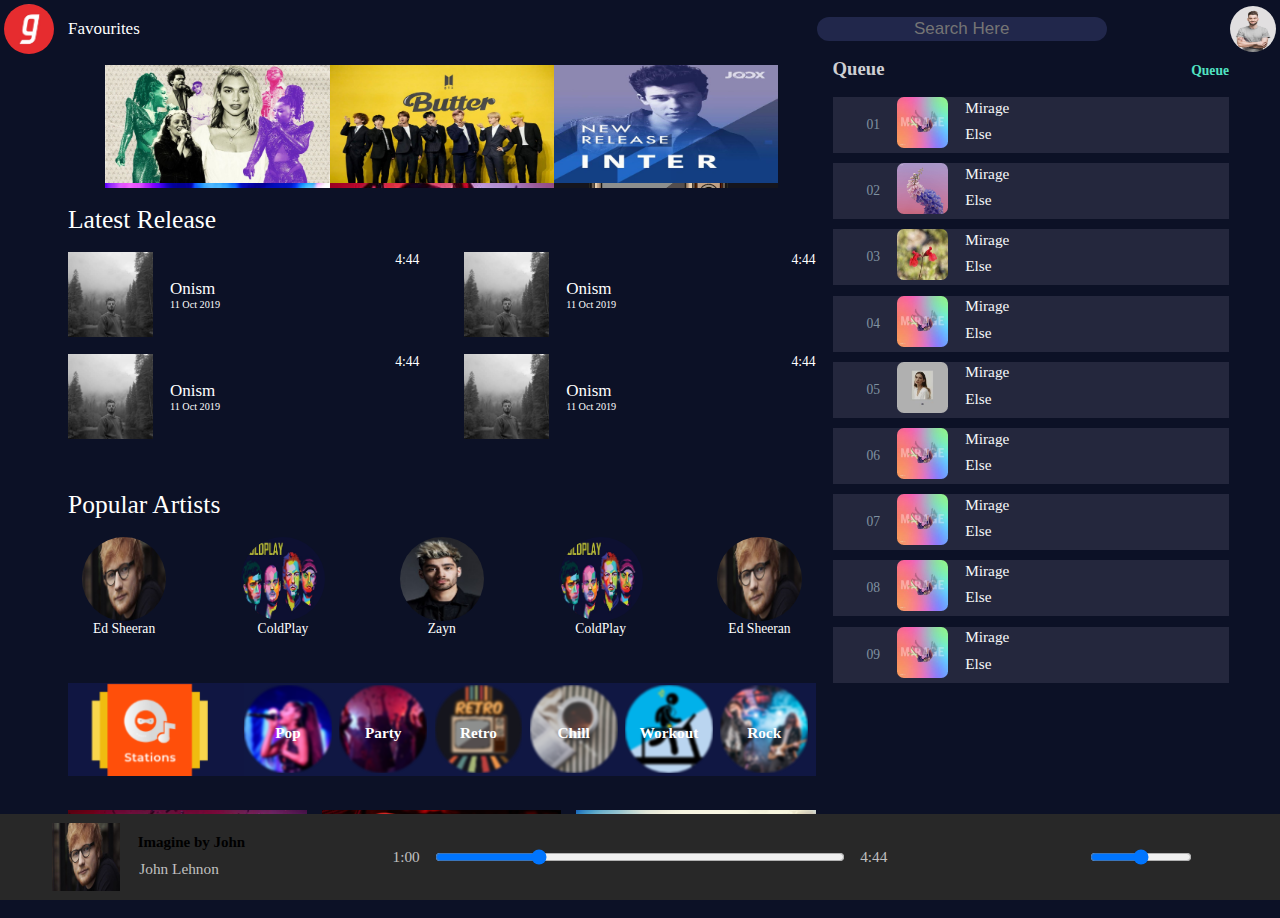
<file: index.html>
<!DOCTYPE html>
<html lang="en">
  <head>
    <meta charset="utf-8" />
    <meta name="viewport" content="width=device-width, initial-scale=1" />

    <link
      rel="stylesheet"
      type="text/css"
      href="https://use.fontawesome.com/releases/v5.7.1/css/all.css"
      integrity="sha384-fnmOCqbTlWIlj8LyTjo7mOUStjsKC4pOpQbqyi7RrhN7udi9RwhKkMHpvLbHG9Sr"
      crossorigin="anonymous"
    />

    <link rel="stylesheet" type="text/css" href="./assets/css/style.css" />
    <title>Music Player</title>
  </head>

  <body>
    <div id="bg-main-container">
      <!-- main header navigation -->
      <nav id="top-header-container">
        <div id="logo">
          <img src="./assets/images/logoImage.jpg" alt="logo_image" />
          <p>Favourites</p>
        </div>
        <div class="search-profile-container">
          <div class="search-box">
            <input type="text" placeholder="Search Here" />
            <i class="fas fa-search"></i>
          </div>
          <i class="fas fa-bell bell"></i>
          <img class="profile-photo" src="./assets/images/me.jpg" alt="my-photo" />
        </div>
      </nav>

      <!-- main section -->
      <div class="responsiveness">
        <main>
          <!-- crousel images -->
          <div class="crousel-image-container">
            <div class="img-container img1">
              <img src="./assets/songs/img1.jpg" />
            </div>

            <div class="img-container img2">
              <img src="./assets/songs/img2.jpg" />
            </div>

            <div class="img-container img3">
              <img src="./assets/songs/img3.jpg" />
            </div>
          </div>

          <!-- queue-1 section-->
          <div class="queue-container" id="queue-1">
            <div class="queue-header">
              <p>Queue</p>
              <div class="queue-btn-container">
                <label for="checkbox-1"
                  >Queue
                  <span><i class="fas fa-angle-down"></i></span>
                </label>
                <input type="checkbox" id="checkbox-1" />
                <div class="queue-btn-dropdown">
                  <a href="">Playlists</a>
                  <hr />
                  <a href="">Favourite Songs</a>
                </div>
              </div>
            </div>

            <!-- 1. -->
            <div class="queue-elements-container">
              <div class="queue-element">
                <div class="song-image-container">
                  <p class="queue-number">01</p>
                  <div class="song-img-container">
                    <img
                      class="queue-song-img"
                      src="./assets/songs/queue-01.jpg"
                      alt=""
                    />
                    <i class="fas play-btn fa-play"></i>
                  </div>
                  <div class="song-and-artist-container">
                    <p class="queue-song-name">Mirage</p>
                    <p class="queue-artist-name">Else</p>
                  </div>
                </div>
                <i class="far wishlist-icon fa-heart"></i>
              </div>
              <!-- 2. -->
              <div class="queue-element">
                <div class="song-image-container">
                  <p class="queue-number">02</p>
                  <div class="song-img-container">
                    <img
                      class="queue-song-img"
                      src="./assets/songs/queue-04.jpg"
                      alt=""
                    />
                    <i class="fas play-btn fa-play"></i>
                  </div>
                  <div class="song-and-artist-container">
                    <p class="queue-song-name">Mirage</p>
                    <p class="queue-artist-name">Else</p>
                  </div>
                </div>
                <i class="far wishlist-icon fa-heart"></i>
              </div>
              <!-- 3. -->
              <div class="queue-element">
                <div class="song-image-container">
                  <p class="queue-number">03</p>
                  <div class="song-img-container">
                    <img
                      class="queue-song-img"
                      src="./assets/songs/queue-01.jpg"
                      alt=""
                    />
                    <i class="fas play-btn fa-play"></i>
                  </div>
                  <div class="song-and-artist-container">
                    <p class="queue-song-name">Mirage</p>
                    <p class="queue-artist-name">Else</p>
                  </div>
                </div>
                <i class="far wishlist-icon fa-heart"></i>
              </div>
              <!-- 4. -->
              <div class="queue-element">
                <div class="song-image-container">
                  <p class="queue-number">04</p>
                  <div class="song-img-container">
                    <img
                      class="queue-song-img"
                      src="./assets/songs/queue-04.jpg"
                      alt=""
                    />
                    <i class="fas play-btn fa-play"></i>
                  </div>
                  <div class="song-and-artist-container">
                    <p class="queue-song-name">Mirage</p>
                    <p class="queue-artist-name">Else</p>
                  </div>
                </div>
                <i class="far wishlist-icon fa-heart"></i>
              </div>
              <!-- 5. -->
              <div class="queue-element">
                <div class="song-image-container">
                  <p class="queue-number">05</p>
                  <div class="song-img-container">
                    <img
                      class="queue-song-img"
                      src="./assets/songs/queue-01.jpg"
                      alt=""
                    />
                    <i class="fas play-btn fa-play"></i>
                  </div>
                  <div class="song-and-artist-container">
                    <p class="queue-song-name">Mirage</p>
                    <p class="queue-artist-name">Else</p>
                  </div>
                </div>
                <i class="far wishlist-icon fa-heart"></i>
              </div>
              <!-- 6 -->
              <div class="queue-element">
                <div class="song-image-container">
                  <p class="queue-number">06</p>
                  <div class="song-img-container">
                    <img
                      class="queue-song-img"
                      src="./assets/songs/queue-02.jpg"
                      alt=""
                    />
                    <i class="fas play-btn fa-play"></i>
                  </div>
                  <div class="song-and-artist-container">
                    <p class="queue-song-name">Mirage</p>
                    <p class="queue-artist-name">Else</p>
                  </div>
                </div>
                <i class="far wishlist-icon fa-heart"></i>
              </div>

              <!-- 7 -->
              <div class="queue-element">
                <div class="song-image-container">
                  <p class="queue-number">07</p>
                  <div class="song-img-container">
                    <img
                      class="queue-song-img"
                      src="./assets/songs/queue-02.jpg"
                      alt=""
                    />
                    <i class="fas play-btn fa-play"></i>
                  </div>
                  <div class="song-and-artist-container">
                    <p class="queue-song-name">Mirage</p>
                    <p class="queue-artist-name">Else</p>
                  </div>
                </div>
                <i class="far wishlist-icon fa-heart"></i>
              </div>

              <!-- 8 -->
              <div class="queue-element">
                <div class="song-image-container">
                  <p class="queue-number">08</p>
                  <div class="song-img-container">
                    <img
                      class="queue-song-img"
                      src="./assets/songs/queue-02.jpg"
                      alt=""
                    />
                    <i class="fas play-btn fa-play"></i>
                  </div>
                  <div class="song-and-artist-container">
                    <p class="queue-song-name">Mirage</p>
                    <p class="queue-artist-name">Else</p>
                  </div>
                </div>
                <i class="far wishlist-icon fa-heart"></i>
              </div>
            </div>
          </div>


          <!-- latest release -->
          <div class="latest-release-container">
            <div class="common-section-header">
              <p>Latest Release</p>
            </div>
            <!-- container1 -->
            <div class="latest-release-card-container">
              <!-- card1 -->
              <div class="card">
                <div class="song-name-image-container">
                  <div class="image-container"></div>
                  <div class="name-container">
                    <p class="song-name">Onism</p>
                    <p class="date">11 Oct 2019</p>
                  </div>
                </div>
                <div class="latest-release-dropdown-container">
                  <label for="latest-release-checkbox-1"
                    ><i class="fas more-details fa-ellipsis-h"></i
                  ></label>
                  <input type="checkbox" id="latest-release-checkbox-1" />
                  <div class="latest-release-dropdown">
                    <div class="links-container">
                      <i class="fas fa-play"></i>
                      <a href="">Play Now</a>
                    </div>

                    <hr />

                    <div class="links-container">
                      <i class="fas fa-plus"></i>
                      <a href="">Add To Queue</a>
                    </div>

                    <hr />

                    <div class="links-container">
                      <i class="fas fa-bars"></i>
                      <a href="">Add To Favourites</a>
                    </div>

                    <hr />

                    <div class="links-container">
                      <i class="fas fa-exclamation-circle"></i>
                      <a href=""><span></span>Get Info</a>
                    </div>
                  </div>

                  <p class="time">4:44</p>
                </div>
              </div>
              <!-- card2 -->
              <div class="card">
                <div class="song-name-image-container">
                  <div class="image-container"></div>
                  <div class="name-container">
                    <p class="song-name">Onism</p>
                    <p class="date">11 Oct 2019</p>
                  </div>
                </div>
                <div class="latest-release-dropdown-container">
                  <label for="latest-release-checkbox-2"
                    ><i class="fas more-details fa-ellipsis-h"></i
                  ></label>
                  <input type="checkbox" id="latest-release-checkbox-2" />
                  <div class="latest-release-dropdown">
                    <div class="links-container">
                      <i class="fas fa-play"></i>
                      <a href="">Play Now</a>
                    </div>

                    <hr />

                    <div class="links-container">
                      <i class="fas fa-plus"></i>
                      <a href="">Add To Queue</a>
                    </div>

                    <hr />

                    <div class="links-container">
                      <i class="fas fa-bars"></i>
                      <a href="">Add To Favourites</a>
                    </div>

                    <hr />

                    <div class="links-container">
                      <i class="fas fa-exclamation-circle"></i>
                      <a href=""><span></span>Get Info</a>
                    </div>
                  </div>
                  <p class="time">4:44</p>
                </div>
              </div>
            </div>
            <!-- container2 -->
            <div class="latest-release-card-container">
              <!-- card1 -->
              <div class="card">
                <div class="song-name-image-container">
                  <div class="image-container"></div>
                  <div class="name-container">
                    <p class="song-name">Onism</p>
                    <p class="date">11 Oct 2019</p>
                  </div>
                </div>
                <div class="latest-release-dropdown-container">
                  <label for="latest-release-checkbox-3"
                    ><i class="fas more-details fa-ellipsis-h"></i
                  ></label>
                  <input type="checkbox" id="latest-release-checkbox-3" />
                  <div class="latest-release-dropdown">
                    <div class="links-container">
                      <i class="fas fa-play"></i>
                      <a href="">Play Now</a>
                    </div>

                    <hr />

                    <div class="links-container">
                      <i class="fas fa-plus"></i>
                      <a href="">Add To Queue</a>
                    </div>

                    <hr />

                    <div class="links-container">
                      <i class="fas fa-bars"></i>
                      <a href="">Add To Favourites</a>
                    </div>

                    <hr />

                    <div class="links-container">
                      <i class="fas fa-exclamation-circle"></i>
                      <a href=""><span></span>Get Info</a>
                    </div>
                  </div>
                  <p class="time">4:44</p>
                </div>
              </div>
              <!-- card2 -->
              <div class="card">
                <div class="song-name-image-container">
                  <div class="image-container"></div>
                  <div class="name-container">
                    <p class="song-name">Onism</p>
                    <p class="date">11 Oct 2019</p>
                  </div>
                </div>
                <div class="latest-release-dropdown-container">
                  <label for="latest-release-checkbox-4"
                    ><i class="fas more-details fa-ellipsis-h"></i
                  ></label>
                  <input type="checkbox" id="latest-release-checkbox-4" />
                  <div class="latest-release-dropdown">
                    <div class="links-container">
                      <i class="fas fa-play"></i>
                      <a href="">Play Now</a>
                    </div>

                    <hr />

                    <div class="links-container">
                      <i class="fas fa-plus"></i>
                      <a href="">Add To Queue</a>
                    </div>

                    <hr />

                    <div class="links-container">
                      <i class="fas fa-bars"></i>
                      <a href="">Add To Favourites</a>
                    </div>

                    <hr />

                    <div class="links-container">
                      <i class="fas fa-exclamation-circle"></i>
                      <a href=""><span></span>Get Info</a>
                    </div>
                  </div>
                  <p class="time">4:44</p>
                </div>
              </div>
            </div>
          </div>

          <!-- Popular Artists -->
          <div class="popular-artists-container">
            <div class="common-section-header">
              <p>Popular Artists</p>
            </div>

            <!-- popular artists images container -->
            <div class="popular-artist-img-container">
              <div class="popular-artists-1-container">
                <div class="popular-artists-img1-container">
                  <div class="popular-artists">
                    <a href="index2.html"
                      ><i class="fas popular-artists-play-btn fa-play"></i
                    ></a>
                  </div>
                </div>
                <p>Ed Sheeran</p>
              </div>
              <div class="popular-artists-1-container">
                <div class="popular-artists-img1-container">
                  <div class="popular-artists popular-artists-2">
                    <a href="index2.html"
                      ><i class="fas popular-artists-play-btn fa-play"></i
                    ></a>
                  </div>
                </div>

                <p>ColdPlay</p>
              </div>

              <div class="popular-artists-1-container">
                <div class="popular-artists-img1-container">
                  <div class="popular-artists popular-artists-3">
                    <a href="index2.html"
                      ><i class="fas popular-artists-play-btn fa-play"></i
                    ></a>
                  </div>
                </div>

                <p>Zayn</p>
              </div>

              <div class="popular-artists-1-container">
                <div class="popular-artists-img1-container">
                  <div class="popular-artists popular-artists-2">
                    <a href="index2.html"
                      ><i class="fas popular-artists-play-btn fa-play"></i
                    ></a>
                  </div>
                </div>

                <p>ColdPlay</p>
              </div>

              <div class="popular-artists-1-container">
                <div class="popular-artists-img1-container">
                  <div class="popular-artists">
                    <a href="index2.html"
                      ><i class="fas popular-artists-play-btn fa-play"></i
                    ></a>
                  </div>
                </div>
                <p>Ed Sheeran</p>
              </div>
            </div>
          </div>

          <!-- station -->
          <div class="stations-container">
            <div class="station-logo-image-container">
              <img src="./assets/images/stations-img.png" alt="" />
            </div>

            <!-- 1st container -->
            <div class="images-container">
              <div class="image">
                <div class="img-body img1"></div>
              </div>
              <p class="stations-para">Pop</p>
            </div>
            <!--2nd container -->
            <div class="images-container">
              <div class="image">
                <div class="img-body img2"></div>
              </div>
              <p class="stations-para">Party</p>
            </div>
            <!-- 3rd container        -->
            <div class="images-container">
              <div class="image">
                <div class="img-body img3"></div>
              </div>
              <p class="stations-para">Retro</p>
            </div>
            <!-- 4rd container -->
            <div class="images-container">
              <div class="image">
                <div class="img-body img4"></div>
              </div>
              <p class="stations-para">Chill</p>
            </div>
            <!-- 5th container -->
            <div class="images-container">
              <div class="image">
                <div class="img-body img5"></div>
              </div>
              <p class="stations-para">Workout</p>
            </div>
            <!-- 6th container -->
            <div class="images-container">
              <div class="image">
                <div class="img-body img6"></div>
              </div>
              <p class="stations-para">Rock</p>
            </div>
          </div>

          <!-- Genre -->
          <div class="genre-container">
            <!-- img1 -->
            <div class="genre-image-container">
              <div class="genre-img">
                <img src="./assets/images/party.jpg" alt="party" />
              </div>
              <p>Party</p>
            </div>
            <!-- img2 -->
            <div class="genre-image-container">
              <div class="genre-img">
                <img src="./assets/images/electronic.jpg" alt="electronic" />
              </div>
              <p>Electronic</p>
            </div>
            <!-- img3 -->
            <div class="genre-image-container">
              <div class="genre-img">
                <img src="./assets/images/road-trip.jpg" alt="road trip" />
              </div>
              <p>Road Trip</p>
            </div>
          </div>

          <!-- latest english -->
          <div class="latest-english-container">
            <div class="common-section-header">
              <p>Latest English</p>
            </div>
            <div class="all-cards-container">
              <div class="song-container">
                <div class="eng-song-image-container">
                  <img src="./assets/songs/queue-01.jpg" alt="" />
                </div>
                <p class="song-name">Onsim</p>
                <p class="date">Aug 11, 2017</p>
              </div>

              <div class="song-container">
                <div class="eng-song-image-container">
                  <img src="./assets/songs/queue-04.jpg" alt="" />
                </div>
                <p class="song-name">Onsim</p>
                <p class="date">Aug 11, 2017</p>
              </div>

              <div class="song-container">
                <div class="eng-song-image-container">
                  <img src="./assets/songs/queue-03.png" alt="" />
                </div>
                <p class="song-name">Onsim</p>
                <p class="date">Aug 11, 2017</p>
              </div>

              <div class="song-container">
                <div class="eng-song-image-container">
                  <img src="./assets/songs/queue-04.jpg" alt="" />
                </div>
                <p class="song-name">Onsim</p>
                <p class="date">Aug 11, 2017</p>
              </div>

              <div class="song-container">
                <div class="eng-song-image-container">
                  <img src="./assets/songs/queue-03.png" alt="" />
                </div>
                <p class="song-name">Onsim</p>
                <p class="date">Aug 11, 2017</p>
              </div>

              <div class="song-container">
                <div class="eng-song-image-container">
                  <img src="./assets/songs/queue-04.jpg" alt="" />
                </div>
                <p class="song-name">Onsim</p>
                <p class="date">Aug 11, 2017</p>
              </div>
            </div>
          </div>

          <!-- latest english -->
          <div class="latest-english-container">
            <div class="common-section-header">
              <p>Latest English</p>
            </div>
            <div class="all-cards-container">
              <div class="song-container">
                <div class="eng-song-image-container">
                  <img src="./assets/songs/queue-01.jpg" alt="" />
                </div>
                <p class="song-name">Onsim</p>
                <p class="date">Aug 11, 2017</p>
              </div>

              <div class="song-container">
                <div class="eng-song-image-container">
                  <img src="./assets/songs/queue-04.jpg" alt="" />
                </div>
                <p class="song-name">Onsim</p>
                <p class="date">Aug 11, 2017</p>
              </div>

              <div class="song-container">
                <div class="eng-song-image-container">
                  <img src="./assets/songs/queue-03.png" alt="" />
                </div>
                <p class="song-name">Onsim</p>
                <p class="date">Aug 11, 2017</p>
              </div>

              <div class="song-container">
                <div class="eng-song-image-container">
                  <img src="./assets/songs/queue-04.jpg" alt="" />
                </div>
                <p class="song-name">Onsim</p>
                <p class="date">Aug 11, 2017</p>
              </div>

              <div class="song-container">
                <div class="eng-song-image-container">
                  <img src="./assets/songs/queue-03.png" alt="" />
                </div>
                <p class="song-name">Onsim</p>
                <p class="date">Aug 11, 2017</p>
              </div>

              <div class="song-container">
                <div class="eng-song-image-container">
                  <img src="./assets/songs/queue-04.jpg" alt="" />
                </div>
                <p class="song-name">Onsim</p>
                <p class="date">Aug 11, 2017</p>
              </div>
            </div>
          </div>
        </main>


<!-- --------queue-2 side-------- -->
        <div class="queue-container" id="queue-2">
          <div class="queue-header">
            <p>Queue</p>
            <div class="queue-btn-container">
              <!-- here label is acting as a button for dropdown effect -->
              <label for="checkbox-2"
                >Queue <span><i class="fas fa-angle-down"></i></span
              ></label>
              <input type="checkbox" id="checkbox-2" />
              <div class="queue-btn-dropdown">
                <a href="">Playlists</a>
                <hr />
                <a href="">Favourite Songs</a>
              </div>
            </div>
          </div>

        <div class="queue-elements-container">
          <!-- 1 -->
           <div class="queue-element">
              <div class="song-image-container">
                <p class="queue-number">01</p>
                <div class="song-img-container">
                  <img class="queue-song-img" src="./assets/songs/queue-01.jpg" />
                  <i class="fas play-btn fa-play"></i>
                </div>
                <div class="song-and-artist-container">
                  <p class="queue-song-name">Mirage</p>
                  <p class="queue-artist-name">Else</p>
                </div>
              </div>
              <i class="far wishlist-icon fa-heart"></i>
            </div>
            <!-- 2 -->
            <div class="queue-element">
              <div class="song-image-container">
                <p class="queue-number">02</p>
                <div class="song-img-container">
                  <img class="queue-song-img" src="./assets/songs/queue-03.png" />
                  <i class="fas play-btn fa-play"></i>
                </div>
                <div class="song-and-artist-container">
                  <p class="queue-song-name">Mirage</p>
                  <p class="queue-artist-name">Else</p>
                </div>
              </div>
              <i class="far wishlist-icon fa-heart"></i>
            </div>
            <!-- 3 -->
            <div class="queue-element">
              <div class="song-image-container">
                <p class="queue-number">03</p>
                <div class="song-img-container">
                  <img class="queue-song-img" src="./assets/songs/queue-04.jpg" />
                  <i class="fas play-btn fa-play"></i>
                </div>
                <div class="song-and-artist-container">
                  <p class="queue-song-name">Mirage</p>
                  <p class="queue-artist-name">Else</p>
                </div>
              </div>
              <i class="far wishlist-icon fa-heart"></i>
            </div>
            <!-- 4 -->
            <div class="queue-element">
              <div class="song-image-container">
                <p class="queue-number">04</p>
                <div class="song-img-container">
                  <img class="queue-song-img" src="./assets/songs/queue-01.jpg" />
                  <i class="fas play-btn fa-play"></i>
                </div>
                <div class="song-and-artist-container">
                  <p class="queue-song-name">Mirage</p>
                  <p class="queue-artist-name">Else</p>
                </div>
              </div>
              <i class="far wishlist-icon fa-heart"></i>
            </div>
            <!-- 5 -->
            <div class="queue-element">
              <div class="song-image-container">
                <p class="queue-number">05</p>
                <div class="song-img-container">
                  <img class="queue-song-img" src="./assets/songs/queue-02.jpg" />
                  <i class="fas play-btn fa-play"></i>
                </div>
                <div class="song-and-artist-container">
                  <p class="queue-song-name">Mirage</p>
                  <p class="queue-artist-name">Else</p>
                </div>
              </div>
              <i class="far wishlist-icon fa-heart"></i>
            </div>
            <!-- 6 -->
            <div class="queue-element">
              <div class="song-image-container">
                <p class="queue-number">06</p>
                <div class="song-img-container">
                  <img class="queue-song-img" src="./assets/songs/queue-01.jpg" />
                  <i class="fas play-btn fa-play"></i>
                </div>
                <div class="song-and-artist-container">
                  <p class="queue-song-name">Mirage</p>
                  <p class="queue-artist-name">Else</p>
                </div>
              </div>
              <i class="far wishlist-icon fa-heart"></i>
            </div>
            <!-- 7 -->
            <div class="queue-element">
              <div class="song-image-container">
                <p class="queue-number">07</p>
                <div class="song-img-container">
                  <img class="queue-song-img" src="./assets/songs/queue-01.jpg" />
                  <i class="fas play-btn fa-play"></i>
                </div>
                <div class="song-and-artist-container">
                  <p class="queue-song-name">Mirage</p>
                  <p class="queue-artist-name">Else</p>
                </div>
              </div>
              <i class="far wishlist-icon fa-heart"></i>
            </div>
            <!-- 8 -->
            <div class="queue-element">
              <div class="song-image-container">
                <p class="queue-number">08</p>
                <div class="song-img-container">
                  <img class="queue-song-img" src="./assets/songs/queue-01.jpg" />
                  <i class="fas play-btn fa-play"></i>
                </div>
                <div class="song-and-artist-container">
                  <p class="queue-song-name">Mirage</p>
                  <p class="queue-artist-name">Else</p>
                </div>
              </div>
              <i class="far wishlist-icon fa-heart"></i>
            </div>

             <!-- 9 -->
             <div class="queue-element">
              <div class="song-image-container">
                <p class="queue-number">09</p>
                <div class="song-img-container">
                  <img class="queue-song-img" src="./assets/songs/queue-01.jpg" />
                  <i class="fas play-btn fa-play"></i>
                </div>
                <div class="song-and-artist-container">
                  <p class="queue-song-name">Mirage</p>
                  <p class="queue-artist-name">Else</p>
                </div>
              </div>
              <i class="far wishlist-icon fa-heart"></i>
            </div>
    </div>
    </div>
    </div>

    <!-- footer -->
    <footer>
      <!-- song image, title,singer -->
      <div id="footer-song-info">
        <div id="footer-song-image"></div>
        <div id="footer-song-name">
          <span class="name">Imagine by John</span>
          <span class="subtitle">John Lehnon</span>
        </div>
        <div>
          <span>
            <i class="far fa-heart subtitle"></i>
          </span>
          <span>
            <i class="fas fa-ban subtitle"></i>
          </span>
        </div>
      </div>

      <!-- control buttons -->
      <div class="player">
        <div class="player-control">
          <div><i class="fas fa-random"></i></div>
          <div><i class="fas fa-step-backward"></i></div>
          <div>
            <i class="far fa-pause-circle" style="font-size: 2rem"></i>
          </div>
          <div><i class="fas fa-step-forward"></i></div>
          <div><i class="fas fa-redo"></i></div>
        </div>

        <div class="player-slider-container">
          <div class="subtitle">1:00</div>
          <!-- <datalist id="custom-list">
            <option value="1"></option>
            <option value="2"></option>
            <option value="3"></option>
            <option value="4"></option>
            <option value="5"></option>
            <option value="6"></option>
            <option value="7"></option>
            <option value="8"></option>
            <option value="9"></option>
            <option value="10"></option>
          </datalist> -->
          <input type="range" min="1" max="100"
          step="1" value="25" list="custom-list"/>
          <div class="subtitle">4:44</div>
        </div>
      </div>

      <!-- extra buttons -->
      <div class="player-extra">
        <div class="list-icon">
          <i class="fas fa-list-ul"></i>
        </div>
        <div class="comp-icon">
          <i class="fas fa-laptop"></i>
        </div>
        <div class="volume-container">
          <i class="fas fa-volume-up"></i>
          <input type="range" min="0" max="100" value="50" class="slider" id="volume-slider">
        </div>
        <div><i class="fas fa-expand-alt"></i></div>
      </div>

    </footer>
  </body>
</html>
</file>
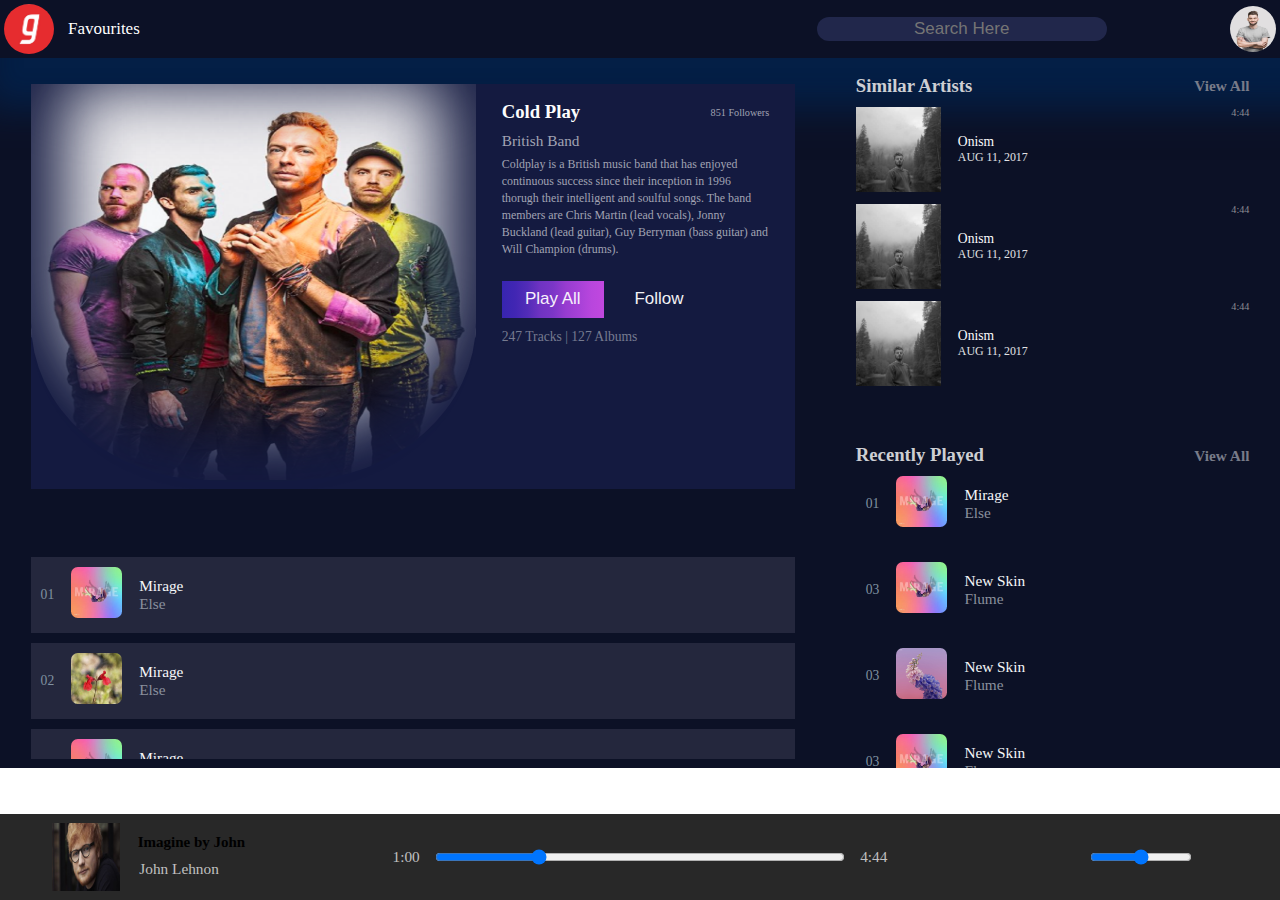
<file: index2.html>
<!DOCTYPE html>
<html lang="en">
  <head>
    <meta charset="UTF-8" />
    <meta http-equiv="X-UA-Compatible" content="IE=edge" />
    <meta name="viewport" content="width=device-width, initial-scale=1.0" />
    <title>Music Player</title>
    <link
      rel="stylesheet"
      type="text/css"
      href="https://use.fontawesome.com/releases/v5.7.1/css/all.css"
      integrity="sha384-fnmOCqbTlWIlj8LyTjo7mOUStjsKC4pOpQbqyi7RrhN7udi9RwhKkMHpvLbHG9Sr"
      crossorigin="anonymous"
    />
    <link rel="stylesheet" href="./assets/css/style2.css" />
  </head>
  <body>
    <div id="bg-main-container">
      <!-- main header navigation -->
      <nav id="top-header-container">
        <div id="logo">
          <img src="./assets/images/logoImage.jpg" alt="logo_image" />
          <p>Favourites</p>
        </div>
        <div class="search-profile-container">
          <div class="search-box">
            <input type="text" placeholder="Search Here" />
            <i class="fas fa-search"></i>
          </div>
          <i class="fas fa-bell bell"></i>
          <img class="profile-photo" src="./assets/images/me.jpg" alt="my-photo" />
        </div>
      </nav>

      <div class="responsiveness">
        <main>
            <!-- playlist card container-->
            <div class="playlist-card-container">
                <!-- blurred image section -->
                <div class="blur-effect-image-container">
                    <img src="./assets/songs/cold-play-playlist.png" alt="">
                    <div class="blurr-effect"></div>
                </div>

                <!-- Playlist content container -->
                <div class="playlist-content-container">
                    <div class="playlist-card-heading">
                        <p class="p1">
                            Cold Play
                        </p>
                        <p class="p2">
                            851 Followers
                        </p>
                        </div>
                        <p class="p3">
                            British Band
                        </p>
                        <p class="p4">
                            Coldplay is a British music band that has enjoyed continuous success since their inception in 1996 thorugh their intelligent and soulful songs. The band members are Chris Martin (lead vocals), Jonny Buckland (lead guitar), Guy
                            Berryman (bass guitar) and Will Champion (drums).
                        </p>

                        <div style="margin-bottom: 0.7rem;">
                            <button class="play-all-btn">Play All</button>
                            <button class="follow-btn">Follow</button>
                        </div>

                        <p class="p5">
                            247 Tracks | 127 Albums
                        </p>
                </div>
            </div>

            <!-- queue-1 section-->
          <div class="queue-container" id="queue-1">

            <!-- 1. -->
            <div class="queue-elements-container">
              <div class="queue-element">
                <div class="song-image-container">
                  <p class="queue-number">01</p>
                  <div class="song-img-container">
                    <img
                      class="queue-song-img"
                      src="./assets/songs/queue-01.jpg"
                      alt=""
                    />
                    <i class="fas play-btn fa-play"></i>
                  </div>
                  <div class="song-and-artist-container">
                    <p class="queue-song-name">Mirage</p>
                    <p class="queue-artist-name">Else</p>
                  </div>
                </div>
                <div class="icons-container">
                  <i class="far wishlist-icon fa-heart"></i>
                  <i class="fas add-icon fa-plus"></i>
                </div>
              </div>
              <!-- 2. -->
              <div class="queue-element">
                <div class="song-image-container">
                  <p class="queue-number">02</p>
                  <div class="song-img-container">
                    <img
                      class="queue-song-img"
                      src="./assets/songs/queue-04.jpg"
                      alt=""
                    />
                    <i class="fas play-btn fa-play"></i>
                  </div>
                  <div class="song-and-artist-container">
                    <p class="queue-song-name">Mirage</p>
                    <p class="queue-artist-name">Else</p>
                  </div>
                </div>
                <div class="icons-container">
                  <i class="far wishlist-icon fa-heart"></i>
                  <i class="fas add-icon fa-plus"></i>
                </div>
              </div>
              <!-- 3. -->
              <div class="queue-element">
                <div class="song-image-container">
                  <p class="queue-number">03</p>
                  <div class="song-img-container">
                    <img
                      class="queue-song-img"
                      src="./assets/songs/queue-01.jpg"
                      alt=""
                    />
                    <i class="fas play-btn fa-play"></i>
                  </div>
                  <div class="song-and-artist-container">
                    <p class="queue-song-name">Mirage</p>
                    <p class="queue-artist-name">Else</p>
                  </div>
                </div>
                <div class="icons-container">
                  <i class="far wishlist-icon fa-heart"></i>
                  <i class="fas add-icon fa-plus"></i>
                </div>
              </div>
              <!-- 4. -->
              <div class="queue-element">
                <div class="song-image-container">
                  <p class="queue-number">04</p>
                  <div class="song-img-container">
                    <img
                      class="queue-song-img"
                      src="./assets/songs/queue-04.jpg"
                      alt=""
                    />
                    <i class="fas play-btn fa-play"></i>
                  </div>
                  <div class="song-and-artist-container">
                    <p class="queue-song-name">Mirage</p>
                    <p class="queue-artist-name">Else</p>
                  </div>
                </div>
                <div class="icons-container">
                  <i class="far wishlist-icon fa-heart"></i>
                  <i class="fas add-icon fa-plus"></i>
                </div>
              </div>
              <!-- 5. -->
              <div class="queue-element">
                <div class="song-image-container">
                  <p class="queue-number">05</p>
                  <div class="song-img-container">
                    <img
                      class="queue-song-img"
                      src="./assets/songs/queue-01.jpg"
                      alt=""
                    />
                    <i class="fas play-btn fa-play"></i>
                  </div>
                  <div class="song-and-artist-container">
                    <p class="queue-song-name">Mirage</p>
                    <p class="queue-artist-name">Else</p>
                  </div>
                </div>
                <div class="icons-container">
                  <i class="far wishlist-icon fa-heart"></i>
                  <i class="fas add-icon fa-plus"></i>
                </div>
              </div>
              <!-- 6 -->
              <div class="queue-element">
                <div class="song-image-container">
                  <p class="queue-number">06</p>
                  <div class="song-img-container">
                    <img
                      class="queue-song-img"
                      src="./assets/songs/queue-02.jpg"
                      alt=""
                    />
                    <i class="fas play-btn fa-play"></i>
                  </div>
                  <div class="song-and-artist-container">
                    <p class="queue-song-name">Mirage</p>
                    <p class="queue-artist-name">Else</p>
                  </div>
                </div>
                <div class="icons-container">
                  <i class="far wishlist-icon fa-heart"></i>
                  <i class="fas add-icon fa-plus"></i>
                </div>
              </div>
            </div>
          </div>
        </main>

        <!-- aside -->
        <aside>
          <!-- latest release -->
          <div class="latest-release-container">
            <div class="latest-release-header">
              <p>Similar Artists</p>
              <a href="">View All</a>
            </div>
            <div class="latest-release-cards-container">
              <div class="latest-release-card">
                <div class="song-name-and-img-container">
                  <div class="latest-release-img-container">
                    <label for="play-btn-checkbox1"
                      ><i class="fas latest-release-play-btn fa-play play-1"></i
                      ><i
                        class="latest-release-pause-btn fas fa-pause pause-1"
                      ></i
                    ></label>
                  </div>
                  <div>
                    <p class="song-name">Onism</p>
                    <p class="date">AUG 11, 2017</p>
                  </div>
                </div>

                <div class="latest-release-dropdown-container">
                  <label for="latest-release-checkbox1"
                    ><i class="fas more-details fa-ellipsis-h"></i
                  ></label>
                  <input type="checkbox" id="latest-release-checkbox1" />
                  <div class="latest-release-dropdown">
                    <div class="links-container">
                      <i class="fas fa-play"></i>
                      <a href="">Play Now</a>
                    </div>

                    <hr />

                    <div class="links-container">
                      <i class="fas fa-plus"></i>
                      <a href="">Add To Queue</a>
                    </div>

                    <hr />

                    <div class="links-container">
                      <i class="fas fa-bars"></i>
                      <a href="">Add To Favourites</a>
                    </div>

                    <hr />

                    <div class="links-container">
                      <i class="fas fa-exclamation-circle"></i>
                      <a href=""><span></span>Get Info</a>
                    </div>
                  </div>
                  <p class="time">4:44</p>
                </div>
              </div>
              <div class="latest-release-card">
                <div class="song-name-and-img-container">
                  <div class="latest-release-img-container">
                    <label for="play-btn-checkbox3"
                      ><i class="fas latest-release-play-btn fa-play play-3"></i
                      ><i
                        class="latest-release-pause-btn fas fa-pause pause-3"
                      ></i
                    ></label>
                  </div>
                  <div>
                    <p class="song-name">Onism</p>
                    <p class="date">AUG 11, 2017</p>
                  </div>
                </div>

                <div class="latest-release-dropdown-container">
                  <label for="latest-release-checkbox3"
                    ><i class="fas more-details fa-ellipsis-h"></i
                  ></label>
                  <input type="checkbox" id="latest-release-checkbox3" />
                  <div class="latest-release-dropdown">
                    <div class="links-container">
                      <i class="fas fa-play"></i>
                      <a href="">Play Now</a>
                    </div>

                    <hr />

                    <div class="links-container">
                      <i class="fas fa-plus"></i>
                      <a href="">Add To Queue</a>
                    </div>

                    <hr />

                    <div class="links-container">
                      <i class="fas fa-bars"></i>
                      <a href="">Add To Favourites</a>
                    </div>

                    <hr />

                    <div class="links-container">
                      <i class="fas fa-exclamation-circle"></i>
                      <a href=""><span></span>Get Info</a>
                    </div>
                  </div>
                  <p class="time">4:44</p>
                </div>
              </div>
              <div class="latest-release-card">
                <div class="song-name-and-img-container">
                  <div class="latest-release-img-container">
                    <label for="play-btn-checkbox2"
                      ><i class="fas latest-release-play-btn fa-play play-2"></i
                      ><i
                        class="latest-release-pause-btn fas fa-pause pause-2"
                      ></i
                    ></label>
                  </div>
                  <div>
                    <p class="song-name">Onism</p>
                    <p class="date">AUG 11, 2017</p>
                  </div>
                </div>

                <div class="latest-release-dropdown-container">
                  <label for="latest-release-checkbox2"
                    ><i class="fas more-details fa-ellipsis-h"></i
                  ></label>
                  <input type="checkbox" id="latest-release-checkbox2" />
                  <div class="latest-release-dropdown">
                    <div class="links-container">
                      <i class="fas fa-play"></i>
                      <a href="">Play Now</a>
                    </div>

                    <hr />

                    <div class="links-container">
                      <i class="fas fa-plus"></i>
                      <a href="">Add To Queue</a>
                    </div>

                    <hr />

                    <div class="links-container">
                      <i class="fas fa-bars"></i>
                      <a href="">Add To Favourites</a>
                    </div>

                    <hr />

                    <div class="links-container">
                      <i class="fas fa-exclamation-circle"></i>
                      <a href=""><span></span>Get Info</a>
                    </div>
                  </div>
                  <p class="time">4:44</p>
                </div>
              </div>
            </div>
          </div>

          <div id="queue-2" class="queue-container">

            <div class="queue-header">
              <p>Recently Played</p>
              <div class="queue-btn-container">
              
                <a href="">View All</a>
              </div>
            </div>

            <div class="queue-elements-container">
              <div id="queue-element-2" class="queue-element">
                <div class="song-image-container">
                  <p class="queue-number">01</p>
                  <div class="image-container">
                    <img class="queue-song-img" src="./assets/songs/queue-01.jpg" />
                    <i class="fas play-btn fa-play"></i>
                  </div>
                  <div class="song-and-artist-container">
                    <p class="queue-song-name">Mirage</p>
                    <p class="queue-artist-name">Else</p>
                  </div>
                </div>

                <i class="far wishlist-icon fa-heart"></i>
              </div>
              <div id="queue-element-2" class="queue-element">
                <div class="song-image-container">
                  <p class="queue-number">03</p>
                  <div class="image-container">
                    <img class="queue-song-img" src="./assets/songs/queue-01.jpg" />
                    <i class="fas play-btn fa-play"></i>
                  </div>
                  <div class="song-and-artist-container">
                    <p class="queue-song-name">New Skin</p>
                    <p class="queue-artist-name">Flume</p>
                  </div>
                </div>

                <i class="far wishlist-icon fa-heart"></i>
              </div>
              <div id="queue-element-2" class="queue-element">
                <div class="song-image-container">
                  <p class="queue-number">03</p>
                  <div class="image-container">
                    <img class="queue-song-img" src="./assets/songs/queue-03.png" />
                    <i class="fas play-btn fa-play"></i>
                  </div>
                  <div class="song-and-artist-container">
                    <p class="queue-song-name">New Skin</p>
                    <p class="queue-artist-name">Flume</p>
                  </div>
                </div>
                <i class="far wishlist-icon fa-heart"></i>
              </div>
              <div id="queue-element-2" class="queue-element">
                <div class="song-image-container">
                  <p class="queue-number">03</p>
                  <div class="image-container">
                    <img class="queue-song-img" src="./assets/songs/queue-01.jpg" />
                    <i class="fas play-btn fa-play"></i>
                  </div>
                  <div class="song-and-artist-container">
                    <p class="queue-song-name">New Skin</p>
                    <p class="queue-artist-name">Flume</p>
                  </div>
                </div>

                <i class="far wishlist-icon fa-heart"></i>
              </div>
              <div id="queue-element-2" class="queue-element">
                <div class="song-image-container">
                  <p class="queue-number">05</p>
                  <div class="image-container">
                    <img class="queue-song-img" src="./assets/songs/queue-03.png" />
                    <i class="fas play-btn fa-play"></i>
                  </div>
                  <div class="song-and-artist-container">
                    <p class="queue-song-name">New Skin</p>
                    <p class="queue-artist-name">Flume</p>
                  </div>
                </div>

                <i class="far wishlist-icon fa-heart"></i>
              </div>
              <div id="queue-element-2" class="queue-element">
                <div class="song-image-container">
                  <p class="queue-number">01</p>
                  <div class="image-container">
                    <img class="queue-song-img" src="./assets/songs/queue-04.jpg" />
                    <i class="fas play-btn fa-play"></i>
                  </div>
                  <div class="song-and-artist-container">
                    <p class="queue-song-name">Mirage</p>
                    <p class="queue-artist-name">Else</p>
                  </div>
                </div>

                <i class="far wishlist-icon fa-heart"></i>
              </div>
              <div id="queue-element-2" class="queue-element">
                <div class="song-image-container">
                  <p class="queue-number">01</p>
                  <div class="image-container">
                    <img class="queue-song-img" src="./assets/songs/queue-01.jpg" />
                    <i class="fas play-btn fa-play"></i>
                  </div>
                  <div class="song-and-artist-container">
                    <p class="queue-song-name">Mirage</p>
                    <p class="queue-artist-name">Else</p>
                  </div>
                </div>

                <i class="far wishlist-icon fa-heart"></i>
              </div>
              <div id="queue-element-2" class="queue-element">
                <div class="song-image-container">
                  <p class="queue-number">01</p>
                  <div class="image-container">
                    <img class="queue-song-img" src="./assets/songs/queue-01.jpg" />
                    <i class="fas play-btn fa-play"></i>
                  </div>
                  <div class="song-and-artist-container">
                    <p class="queue-song-name">Mirage</p>
                    <p class="queue-artist-name">Else</p>
                  </div>
                </div>

                <i class="far wishlist-icon fa-heart"></i>
              </div>
              <div id="queue-element-2" class="queue-element">
                <div class="song-image-container">
                  <p class="queue-number">03</p>
                  <div class="image-container">
                    <img class="queue-song-img" src="./assets/songs/queue-03.png" />
                    <i class="fas play-btn fa-play"></i>
                  </div>
                  <div class="song-and-artist-container">
                    <p class="queue-song-name">New Skin</p>
                    <p class="queue-artist-name">Flume</p>
                  </div>
                </div>
                <i class="far wishlist-icon fa-heart"></i>
              </div>

              <div id="queue-element-2" class="queue-element">
                <div class="song-image-container">
                  <p class="queue-number">04</p>
                  <div class="image-container">
                    <img class="queue-song-img" src="./assets/songs/queue-01.jpg" />
                    <i class="fas play-btn fa-play"></i>
                  </div>
                  <div class="song-and-artist-container">
                    <p class="queue-song-name">Worry Bout Us</p>
                    <p class="queue-artist-name">Rosie Lowe</p>
                  </div>
                </div>

                <i class="far wishlist-icon fa-heart"></i>
              </div>
              <div id="queue-element-2" class="queue-element">
                <div class="song-image-container">
                  <p class="queue-number">05</p>
                  <div class="image-container">
                    <img class="queue-song-img" src="./assets/songs/queue-03.png" />
                    <i class="fas play-btn fa-play"></i>
                  </div>
                  <div class="song-and-artist-container">
                    <p class="queue-song-name">New Skin</p>
                    <p class="queue-artist-name">Flume</p>
                  </div>
                </div>
                <i class="far wishlist-icon fa-heart"></i>
              </div>
              <div id="queue-element-2" class="queue-element">
                <div class="song-image-container">
                  <p class="queue-number">06</p>
                  <div class="image-container">
                    <img class="queue-song-img" src="./assets/songs/queue-04.jpg" />
                    <i class="fas play-btn fa-play"></i>
                  </div>
                  <div class="song-and-artist-container">
                    <p class="queue-song-name">Mirage</p>
                    <p class="queue-artist-name">Else</p>
                  </div>
                </div>
                <i class="far wishlist-icon fa-heart"></i>
              </div>
            </div>
          </div>
        </aside>

        <!-- footer -->
        <footer>
          <!-- song image, title,singer -->
          <div id="footer-song-info">
            <div id="footer-song-image"></div>
            <div id="footer-song-name">
              <span class="name">Imagine by John</span>
              <span class="subtitle">John Lehnon</span>
            </div>
            <div>
              <span>
                <i class="far fa-heart subtitle"></i>
              </span>
              <span>
                <i class="fas fa-ban subtitle"></i>
              </span>
            </div>
          </div>
    
          <!-- control buttons -->
          <div class="player">
            <div class="player-control">
              <div><i class="fas fa-random"></i></div>
              <div><i class="fas fa-step-backward"></i></div>
              <div>
                <i class="far fa-pause-circle" style="font-size: 2rem"></i>
              </div>
              <div><i class="fas fa-step-forward"></i></div>
              <div><i class="fas fa-redo"></i></div>
            </div>
    
            <div class="player-slider-container">
              <div class="subtitle">1:00</div>
              <!-- <datalist id="custom-list">
                <option value="1"></option>
                <option value="2"></option>
                <option value="3"></option>
                <option value="4"></option>
                <option value="5"></option>
                <option value="6"></option>
                <option value="7"></option>
                <option value="8"></option>
                <option value="9"></option>
                <option value="10"></option>
              </datalist> -->
              <input type="range" min="1" max="100"
              step="1" value="25" list="custom-list"/>
              <div class="subtitle">4:44</div>
            </div>
          </div>
    
          <!-- extra buttons -->
          <div class="player-extra">
            <div class="list-icon">
              <i class="fas fa-list-ul"></i>
            </div>
            <div class="comp-icon">
              <i class="fas fa-laptop"></i>
            </div>
            <div class="volume-container">
              <i class="fas fa-volume-up"></i>
              <input type="range" min="0" max="100" value="50" class="slider" id="volume-slider">
            </div>
            <div><i class="fas fa-expand-alt"></i></div>
          </div>
    
        </footer>
      </div>
    </div>
  </body>
</html>
</file>
<file: assets/css/style.css>
* {
  margin: 0;
  padding: 0;
}
/*------------- common css------------------- */
/* main-body */
#bg-main-container {
  background-color: #0c1126;
  height: auto;
}
/* sections header */
.common-section-header {
  width: 100%;
  margin-bottom: 1rem;
}
.common-section-header p {
  color: white;
  font-size: 1.5rem;
}

/*------- hide scrollbar ------------*/
main::-webkit-scrollbar {
  display: none;
}
aside::-webkit-scrollbar {
  display: none;
}
#queue-2::-webkit-scrollbar {
  display: none;
}
/* responsiveness */

/* ---------------main top header--------------- */
#top-header-container {
  display: flex;
  align-items: center;
  justify-content: space-between;
  min-width: 420px;
}
/* logo */
#logo {
  display: flex;
  align-items: center;
  width: 17%;
  justify-content: flex-start;
}
/* logo-image */
#logo img {
  width: 50px;
  border-radius: 50%;
  margin: 4px;
}
/* text */
#logo p {
  color: white;
  margin: 10px;
}
/* search profile container */
.search-profile-container {
  display: flex;
  width: 40%;
  justify-content: flex-end;
  align-items: center;
}
/* search-box */
.search-box {
  display: flex;
  align-items: center;
  margin-right: 1rem;
  width: 70%;
  min-width: 150px;
}
/* search-icon */
.search-box i {
  color: white;
  margin-left: 0.3rem;
}
/* search-icon hovering */
.search-box i:hover {
  transform: scale(1.2);
}
/* input-box */
.search-box input {
  width: 80%;
  padding: 0.1rem;
  text-align: center;
  background-color: #21274b;
  border: none;
  color: white;
  font-size: 1rem;
  border-radius: 2rem;
}
/* input-box hovering */
.search-box input:focus {
  outline: none;
}
/* bell-icon */
.bell {
  color: white;
  font-size: 1rem;
  margin: 1rem;
}
/* my-photo */
.profile-photo {
  width: 46px;
  height: 46px;
  border-radius: 50%;
  margin: 4px;
}

/* --------------------main---------------- */
main {
  display: flex;
  flex-direction: column;
  justify-content: flex-start;
  padding: 1rem;
  padding-top: 0.4rem;
  padding-bottom: 5rem;
}

/* crousel-image-container */
.crousel-image-container {
  display: flex;
  justify-content: center;
  align-items: center;
  width: 100%;
  margin-bottom: 1rem;
}

/* img container*/
.img-container {
  width: 30%;
}
/* image tag */
.img-container img {
  width: 100%;
}
/* img tag hovering */
.img-container img:hover {
  transform: scale(1.2);
}

/* -------latest-release-container----------- */
.latest-release-container {
  display: flex;
  width: 100%;
  flex-direction: column;
  justify-content: flex-start;
  margin-bottom: 2rem;
}
/* cards container */
.latest-release-card-container {
  display: flex;
  width: 100%;
  justify-content: space-between;
  align-items: center;
  margin-bottom: 1rem;
}
/* card */
.latest-release-card-container .card {
  display: flex;
  align-items: flex-start;
  justify-content: space-between;
  width: 47%;
}
/* song name and image container */
.song-name-image-container {
  display: flex;
  justify-content: flex-start;
  align-items: center;
}
/* image container */
.image-container {
  background-image: url(../songs/onism.jpg);
  background-size: cover;
  height: 5rem;
  width: 5rem;
  margin-right: 1rem;
  position: relative;
}
/* name*/
.name-container .song-name {
  color: white;
  font-size: 1rem;
}
/* date */
.name-container .date {
  color: white;
  font-size: 0.6rem;
}
/* dropdown container*/
.latest-release-dropdown-container {
  position: relative;
}
/* dots sign */
label .more-details {
  color: rgba(255, 255, 255, 0.815);
}
/* dropdown */
.latest-release-dropdown {
  position: absolute;
  z-index: 2;
  height: 0;
  overflow: hidden;
  top: 1rem;
  left: -6.9rem;
  background-color: white;
  text-align: center;
  transition: all 0.2s linear;
  /* border: 2px solid white; */
}
/* dropdown anchors */
.latest-release-dropdown a {
  text-decoration: none;
  font-size: 0.8rem;
  color: black;
}
/* removing box sign from checkbox */
#latest-release-checkbox-1,
#latest-release-checkbox-2,
#latest-release-checkbox-3,
#latest-release-checkbox-4 {
  display: none;
}
/* selecting  */
#latest-release-checkbox-1:checked~div,
#latest-release-checkbox-2:checked~div,
#latest-release-checkbox-3:checked~div,
#latest-release-checkbox-4:checked~div {
  height: auto;
  width: 8.7rem;
  padding: 0.3rem;
}

.links-container {
  display: flex;
  justify-content: flex-start;
  align-items: center;
}

.links-container i {
  color: #8d89ad;
  margin-right: 0.7rem;
}
/* time */
.time {
  color: white;
  font-size: 0.8rem;
}

/*-------------- popular-artists-container---------- */
.popular-artists-container {
  display: flex;
  flex-direction: column;
  justify-content: flex-start;
  align-items: center;
  margin-bottom: 2rem;
  width: 100%;
}
.popular-artist-img-container {
  width: 100%;
  display: flex;
  justify-content: space-between;
  align-items: flex-start;
  margin-bottom: 0.7rem;
}

.popular-artists-1-container {
  display: flex;
  flex-direction: column;
  justify-content: flex-start;
  align-items: center;
  text-align: center;
  width: 15%;
}

.popular-artists-1-container p {
  color: white;
  font-size: 0.8rem;
}

.popular-artists-img1-container {
  width: 75%;
  position: relative;
  overflow: hidden;
}

.popular-artists-img1-container:before {
  content: "";
  display: block;
  padding-top: 100%;
}

.popular-artists {
  position: absolute;
  padding-top: 42%;
  top: 0;
  left: 0;
  right: 0;
  bottom: 0;
  background-image: url(../songs/ed-sheeran.jpg);
  background-position: center;
  background-size: 100% 100%;
  background-size: cover;
  border-radius: 4rem;
  transition: all 0.2s ease-in-out;
}

.popular-artists-2 {
  background-image: url(../songs/cold-play.jpg) !important;
}

.popular-artists-3 {
  background-image: url(../songs/zayn.jpg) !important;
}

.popular-artists-4 {
  background-image: url(../songs/cold-play.jpg) !important;
}

.popular-artists-5 {
  background-image: url(../songs/ed-sheeran.jpg) !important;
}

.popular-artists-6 {
  background-image: url(../images/) !important;
}

.popular-artists > a {
  position: static;
  height: 0;
  display: none;
  overflow: hidden;
  color: white;
}

.popular-artists:hover > a {
  height: 4rem;
  display: inline;
}

.popular-artists:hover {
  opacity: 0.7;
  color: white;
}

/* -------------station container---------------- */
.stations-container {
  width: 100%;
  background-color: #101743;
  display: flex;
  align-items: center;
  /* justify-content: space-between; */
  margin-bottom: 2rem;
}
/* station logo image container*/
.station-logo-image-container {
  display: flex;
  position: relative;
}
.station-logo-image-container img {
  width: 100%;
}
/* images main container */
.images-container {
  width: 12%;
  position: relative;
  margin-right: 1%;
}
/* common image container */
.image {
  width: 100%;
  overflow: hidden;
  position: relative;
}
.image:before {
  content: "";
  display: block;
  padding-top: 100%;
}
/* common img properties */
.img-body {
  filter: blur(0.9px);
  position: absolute;
  top: 0;
  left: 0;
  right: 0;
  bottom: 0;
  background-position: center;
  background-size: cover;
  border-radius: 50%;
}
/* image1 */
.img1 {
  background-image: url(../images/pop.jpg);
}
/* image2 */
.img2 {
  background-image: url(../images/party.jpg);
}
/* image3 */
.img3 {
  background-image: url(../images/retro.png);
}
/* image4 */
.img4 {
  background-image: url(../images/chill.jpg);
}
/* image5 */
.img5 {
  background-image: url(../images/workout.jpg);
}
/* image 6 */
.img6 {
  background-image: url(../images/rock.jpg);
}
/* station para */
.stations-para {
  font-weight: bold;
  text-align: center;
  position: absolute;
  color: white;
  top: 50%;
  margin-top: -5px;
  left: 0;
  right: 0;
  font-size: 0.9rem;
}

/* ------------genre container-------------- */
.genre-container {
  display: flex;
  width: 100%;
  align-items: center;
  justify-content: space-between;
  margin-bottom: 2rem;
}
/* genre image container */
.genre-image-container {
  width: 32%;
  display: flex;
  position: relative;
}
/* genre-img */
.genre-img {
  position: relative;
  transition: 0.5s;
}
/* actual image */
.genre-img img {
  width: 100%;
}
/* p tag */
.genre-image-container p {
  color: #fafafb;
  text-align: center;
  font-size: 1.8rem;
  position: absolute;
  left: 0;
  top: 40%;
  right: 0;
  margin-left: auto;
  margin-right: auto;
}
/* image hovering effect */
.genre-img:hover {
  transform: scale(1.1);
}

/* --------latest english----------*/
/* container */
.latest-english-container {
  display: flex;
  width: 100%;
  margin-bottom: 2rem;
  height: auto;
  flex-direction: column;
}
/* all cards container */
.all-cards-container {
  display: flex;
  width: 100%;
  align-items: center;
  justify-content: space-around;
}
/* song-container */
.song-container {
  display: flex;
  flex-direction: column;
  width: 13%;
  position: relative;
}
/* image container */
.eng-song-image-container {
  position: relative;
}
/* image */
.eng-song-image-container img {
  width: 100%;
}
/* song name */
.song-container .song-name {
  color: white;
  margin-top: 0.2rem;
}
/* date */
.song-container .date {
  color: white;
  font-size: 0.7rem;
  margin-top: 0.7rem;
}

/* --------------queue1 queue---------------- */
.queue-container {
  width: 100%;
  margin-bottom: 2rem;
}
/* queue header */
.queue-header {
  color: #cecfd3;
  font-size: 1.1rem;
  font-weight: 700;
  width: 100%;
  display: flex;
  justify-content: space-between;
  align-items: center;
  margin-bottom: 1rem;
}
/* hide the checkbox */
.queue-header input {
  display: none;
}
.queue-header label {
  font-size: 0.8rem;
  color: #51e2c2;
}
.queue-btn-container {
  position: relative;
}
/* queue dropdown */
.queue-btn-dropdown {
  position: absolute;
  height: 0;
  overflow: hidden;
  top: 1.5rem;
  left: -4rem;
  background-color: white;
  text-align: center;
  transition: all 0.2s linear;
}
.queue-btn-dropdown a {
  text-decoration: none;
  font-size: 0.8rem;
  color: black;
}

/* making queue dropdown buttn working */
#checkbox-1:checked ~ div {
  height: auto;
  padding: 0.3rem;
}
#checkbox-2:checked ~ div {
  height: auto;
  padding: 0.3rem;
}
/* queue-element-container */
.queue-elements-container {
  width: 100%;
  display: flex;
  flex-direction: column;
  justify-content: flex-start;
  align-items: center;
}
/* queue element */
.queue-element {
  margin-bottom: 0.6rem;
  width: 100%;
  background-color: #24273d;
  display: flex;
  align-items: center;
  /* padding-left: 2rem;
  padding-right: 2rem; */
  justify-content: space-between;
}
/* song image container */
.song-image-container {
  display: flex;
  align-items: center;
  justify-content: flex-start;
  padding-left: 2rem;
}
/* queue number */
.queue-number {
  font-size: 0.8rem;
  color: #8092a1;
  margin-right: 1rem;
}
/* image container */
.song-img-container {
  position: relative;
}
/* image*/
.queue-song-img {
  width: 3rem;
  border-radius: 0.4rem;
  margin-right: 1rem;
}
.queue-song-img ~ i {
  transition: all 0.2s ease-in-out;
}
/* image hovering */
.queue-song-img ~ i:hover {
  opacity: 0.9;
  height: 1rem;
}
/* heart icon hovering */
.queue-song-img:hover ~ i {
  opacity: 0.9;
  height: 1rem;
}
/* heart icon */
.wishlist-icon {
  color: #92a6b3;
  padding-right: 3rem;
}

/* play-btn */
.play-btn {
  position: absolute;
  height: 0;
  overflow: hidden;
  color: white;
  top: 1rem;
  left: 1rem;
}
/* queue song name */
.queue-song-name,
.queue-artist-name {
  font-size: 0.9rem;
  color: #f6f7f9;
  margin-bottom: 0.5rem;
}

/*---------- footer---------------- */
footer {
  display: flex;
  position: fixed;
  width: 100%;
  bottom: 0px;
  background-color: #282828;
  flex-direction: row;
  align-items: center;
  justify-content: space-around;
  z-index: 5;
}
#footer-song-info {
  display: flex;
  flex-direction: row;
  align-items: center;
  height: 100%;
  width: 20%;
}
#footer-song-info > div {
  margin: 1vh;
}
#footer-song-image {
  height: 4rem;
  width: 4rem;
  margin: 1vh;
  background-position: center;
  background-size: cover;
  background-image: url(../songs/ed-sheeran.jpg);
}
#footer-song-name {
  height: 6vh;
  display: flex;
  flex-direction: column;
  justify-content: space-around;
}
.name {
  font-weight: 600;
  font-size: 15px;
}
.subtitle {
  color: #c0c0c0;
  font-size: 0.9rem;
  margin: 0.1rem;
}

/* player control */
.player {
  display: flex;
  flex-direction: column;
  height: 80%;
  width: 40%;
  justify-content: space-around;
  align-items: center;
}

.player > div {
  display: flex;
  justify-content: space-around;
  align-items: center;
}
.player-control {
  width: 50%;
}
.player-slider-container {
  width: 100%;
}
input[type="range"] {
  width: 80%;
  /* -webkit-appearance: none; */
}
/* input[type="range"]::-webkit-slider-runnable-track{
    cursor: pointer;
    border: 1px solid #29334f;
    background-color: #51e2c2;
  
}
input[type="range"]::-webkit-slider-thumb{
  height: 9px;
  width: 15px;
  -webkit-appearance: none;
  background: black;
} */

/* player extra */
.player-extra {
  display: flex;
  justify-content: space-around;
  align-items: center;
  width: 20%;
  min-width: 12%;
}
/* volume control */
.volume-container {
  width: 50%;
  display: flex;
  justify-content: space-around;
  align-items: center;
}
/* volume-slider */

/* icons */
.list-icon i,
.comp-icon i,
.volume-container i {
  font-size: 20px;
  margin-right: 9px;
}
/* ---------------------Media Queries----------------- */

/* media query for xtra small */
@media (min-width: 365px) {
  html {
    font-size: 9px;
  }
  #queue-2 {
    display: none;
  }
}

/* media query for small devices */
@media (min-width: 576px) {
  html {
    font-size: 11px;
  }
  .playlist-card-container {
    width: 80%;
}
}

/* media query for medium devices */
@media (min-width: 768px) {
  html {
    font-size: 13px;
  }
  .responsiveness {
    padding-left: 3rem;
    padding-right: 3rem;
    display: flex;
    justify-content: space-between;
  }
  main {
    width: 66%;
    height: 75vh;
    overflow-y: auto;
}
aside {
  width: 34%;
  height: 75vh;
  overflow-y: auto;
}
  #queue-1 {
    display: none;
  }
  #queue-2 {
    display: block;
    width: 35%;
    height: 90vh;
    overflow-y: auto;
    margin-bottom: 50px;
  }
  
}

/* media query for large devices */
@media (min-width: 992px) {
  html {
    font-size: 15px;
  }
}

/* media query for x-large devices */
@media (min-width: 1200px) {
  html {
    font-size: 17px;
  }
}
</file>
<file: assets/css/style2.css>
* {
    margin: 0;
    padding: 0;
  }

  /* main-body */
#bg-main-container {
    background-color: #0c1126;
    height: auto;
  }

  /* ---------------main top header--------------- */
#top-header-container {
    display: flex;
    align-items: center;
    justify-content: space-between;
    min-width: 420px;
    box-shadow: 1rem 1rem 2rem 2rem rgb(4 31 70);
  }
  /* logo */
  #logo {
    display: flex;
    align-items: center;
    width: 17%;
    justify-content: flex-start;
  }
  /* logo-image */
  #logo img {
    width: 50px;
    border-radius: 50%;
    margin: 4px;
  }
  /* text */
  #logo p {
    color: white;
    margin: 10px;
  }
  /* search profile container */
  .search-profile-container {
    display: flex;
    width: 40%;
    justify-content: flex-end;
    align-items: center;
  }
  /* search-box */
  .search-box {
    display: flex;
    align-items: center;
    margin-right: 1rem;
    width: 70%;
    min-width: 150px;
  }
  /* search-icon */
  .search-box i {
    color: white;
    margin-left: 0.3rem;
  }
  /* search-icon hovering */
  .search-box i:hover {
    transform: scale(1.2);
  }
  /* input-box */
  .search-box input {
    width: 80%;
    padding: 0.1rem;
    text-align: center;
    background-color: #21274b;
    border: none;
    color: white;
    font-size: 1rem;
    border-radius: 2rem;
  }
  /* input-box hovering */
  .search-box input:focus {
    outline: none;
  }
  /* bell-icon */
  .bell {
    color: white;
    font-size: 1rem;
    margin: 1rem;
  }
  /* my-photo */
  .profile-photo {
    width: 46px;
    height: 46px;
    border-radius: 50%;
    margin: 4px;
  }

/* for responsiveness */
  .responsiveness {
    width: 100%;
    display: flex;
    flex-direction: column;
    align-items: center;
    height: auto;
    overflow-y: auto;
}

/* content */

main {
    width: 100%;
    display: flex;
    flex-direction: column;
    align-items: center;
    padding: 1.8rem;
    padding-top: 1rem;
    padding-bottom: 0rem;
}


/* playlist-card */

.playlist-card-container {
    width: 100%;
    display: flex;
    flex-direction: column;
    align-items: center;
    margin-bottom: 4rem;
    /* background-color: #141A40; */
}

.blur-effect-image-container {
    width: 100%;
    height: 45vh;
    position: relative;
    background-color: #141A40;
}

.blur-effect-image-container img {
    width: 100%;
    height: 44vh;
    border-bottom-left-radius: 40%;
    border-bottom-right-radius: 40%;
}

.blurr-effect {
    width: 100%;
    height: inherit;
    position: absolute;
    top: 0;
    left: 0;
    border-bottom-left-radius: 40%;
    border-bottom-right-radius: 40%;
    box-shadow: 0 -2rem 4rem 2rem #141A40 inset;
}

.playlist-content-container {
    width: auto;
    display: flex;
    flex-direction: column;
    justify-content: center;
    background-color: #141A40;
    padding: 2rem;
}
.playlist-card-heading{
    display: flex;
    justify-content: space-between;
    align-items: center;
}
.playlist-card-heading .p1{
    color: #fdfdfd; 
    font-size: 1.5rem; 
    font-weight: bold
}
.playlist-card-heading .p2{
    color: #a1a3b3; 
    font-size: 1rem
}
.playlist-content-container .p3{
    color: #a1a3b3; 
    font-size: 1rem; 
    margin-top: 0.5rem;
}
.playlist-content-container .p4{
    color: #a1a3b3;
    font-size: 0.9rem;
    margin-bottom: 3rem;
    margin-top: 0.4rem;
}
.playlist-content-container .p5{
    color: #767b90; 
    font-size: 0.9rem
}
.play-all-btn {
    color: #F7F1FB;
    background-image: linear-gradient(to right, #3725B1, #4126B3, #522CB8, #6F33C2, #7B36C7, #973CD0, #A641D7, #B846DD, #C148DF);
    border: 0;
    width: 8rem;
    padding: 0.5rem 1rem;
    font-size: 1rem;
}

.follow-btn {
    background-color: transparent;
    color: #F1F1F4;
    border: 0;
    width: 8rem;
    padding: 0.5rem 1rem;
    font-size: 1rem;
}

/* queue */

.queue-container {
    width: 100%;
    margin-bottom: 2rem;
}

.queue-header{
    color: #CECFD3;
    font-size: 1.1rem;
    font-weight: 700;
    width: 100%;
    display: flex;
    justify-content: space-between;
    align-items: center;
}

/* queue elements */

.queue-elements-container {
    width: 100%;
    display: flex;
    flex-direction: column;
    justify-content: flex-start;
    align-items: center;
}

.queue-element {
    margin-bottom: 0.6rem;
    width: 100%;
    background-color: #24273D;
    display: flex;
    justify-content: space-between;
    align-items: center;
}
#queue-element-2 {
    background-color: transparent;
    padding-left: 0;
    padding-right: 0;
}
.song-image-container {
    display: flex;
    align-items: center;
    justify-content: flex-start;
    padding: 10px;
}

.queue-number {
    font-size: 0.8rem;
    color: #8092A1;
    margin-right: 1rem;
}

.song-img-container {
    position: relative;
}

.queue-song-img {
    width: 3rem;
    border-radius: 0.4rem;
    margin-right: 1rem;
}

.queue-song-img~i {
    transition: all 0.2s ease-in-out;
}

.queue-song-img~i:hover {
    opacity: 0.9;
    height: 1rem;
}

.queue-song-img:hover~i {
    opacity: 0.9;
    height: 1rem;
}

.play-btn {
    position: absolute;
    height: 0;
    overflow: hidden;
    color: white;
    top: 1rem;
    left: 1rem;
}

.queue-song-name {
    font-size: 0.9rem;
    color: #F6F7F9;
}

.queue-artist-name {
    font-size: 0.9rem;
    color: #8A909D;
}

.icons-container {
    display: flex;
    justify-content: space-between;
    align-items: center;
    padding-right: 20px;
}

.wishlist-icon {
    color: #92A6B3;
    margin-right: 2rem;
}
.add-icon {
    color: #92A6B3;
}
aside {
    width: 100%;
    display: flex;
    flex-direction: column;
    align-items: center;
    padding: 1.8rem;
    padding-top: 1rem;
    padding-bottom: 0rem;
}

/* latest-release */

.latest-release-container {
    width: 100%;
    margin-bottom: 2rem;
    display: flex;
    flex-direction: column;
    justify-content: flex-start;
}

.latest-release-header {
    width: 100%;
    display: flex;
    justify-content: space-between;
    align-items: center;
    margin-bottom: 10px;
}

.latest-release-header p {
    color: #CECFD3;
    font-size: 1.1rem;
    font-weight: 700;
}

.latest-release-header a , .queue-header a{
    text-decoration: none;
    color: #787B89;
    font-size: 0.9rem;
    font-weight: bold;
}

.latest-release-cards-container {
    width: 100%;
    display: flex;
    justify-content: space-between;
    flex-wrap: wrap;
    align-items: center;
    margin-bottom: 0.7rem;
}

.latest-release-card {
    display: flex;
    align-items: flex-start;
    justify-content: space-between;
    width: 47%;
    margin-bottom: 0.7rem;
}

.song-name-and-img-container {
    display: flex;
    justify-content: flex-start;
    align-items: center;
}

.latest-release-img-container {
    background-image: url(../songs/onism.jpg);
    background-size: cover;
    height: 5rem;
    width: 5rem;
    margin-right: 1rem;
    position: relative;
}

.latest-release-play-btn {
    position: absolute;
    height: 0;
    overflow: hidden;
    color: white;
    top: 2rem;
    left: 2rem;
}

.latest-release-pause-btn {
    position: absolute;
    height: 0;
    overflow: hidden;
    color: white;
    top: 2rem;
    left: 2rem;
}

.latest-release-img-container:hover .latest-release-play-btn {
    height: 1rem;
}


.song-name {
    color: #FCFCFD;
    font-size: 0.8rem;
}

.date {
    color: #E2E3E5;
    font-size: 0.7rem;
}

.more-details {
    color: #93A9B2;
    font-size: 0.8rem;
}

.time {
    color: #8D8C93;
    font-size: 0.6rem;
}

.latest-release-dropdown-container {
    position: relative;
}

.latest-release-dropdown {
    position: absolute;
    z-index: 2;
    height: 0;
    overflow: hidden;
    top: 1rem;
    left: -6.9rem;
    background-color: white;
    text-align: center;
    transition: all 0.2s linear;
}

.latest-release-dropdown a {
    text-decoration: none;
    font-size: 0.8rem;
    color: black;
}

#latest-release-checkbox1,
#latest-release-checkbox2,
#latest-release-checkbox3,
#latest-release-checkbox4 {
    display: none;
}

#latest-release-checkbox1:checked~div,
#latest-release-checkbox2:checked~div,
#latest-release-checkbox3:checked~div,
#latest-release-checkbox4:checked~div {
    height: 8rem;
    width: 8.7rem;
    padding: 0.3rem;
}

.links-container {
    display: flex;
    justify-content: flex-start;
    align-items: center;
}

.links-container i {
    color: #8D89AD;
    margin-right: 0.7rem;
}

/*---------- footer---------------- */
footer {
    display: flex;
    position: fixed;
    width: 100%;
    bottom: 0px;
    background-color: #282828;
    flex-direction: row;
    align-items: center;
    justify-content: space-around;
    z-index: 5;
  }
  #footer-song-info {
    display: flex;
    flex-direction: row;
    align-items: center;
    height: 100%;
    width: 20%;
  }
  #footer-song-info > div {
    margin: 1vh;
  }
  #footer-song-image {
    height: 4rem;
    width: 4rem;
    margin: 1vh;
    background-position: center;
    background-size: cover;
    background-image: url(../songs/ed-sheeran.jpg);
  }
  #footer-song-name {
    height: 6vh;
    display: flex;
    flex-direction: column;
    justify-content: space-around;
  }
  .name {
    font-weight: 600;
    font-size: 15px;
  }
  .subtitle {
    color: #c0c0c0;
    font-size: 0.9rem;
    margin: 0.1rem;
  }
  
  /* player control */
  .player {
    display: flex;
    flex-direction: column;
    height: 80%;
    width: 40%;
    justify-content: space-around;
    align-items: center;
  }
  
  .player > div {
    display: flex;
    justify-content: space-around;
    align-items: center;
  }
  .player-control {
    width: 50%;
  }
  .player-slider-container {
    width: 100%;
  }
  input[type="range"] {
    width: 80%;
    /* -webkit-appearance: none; */
  }
  /* input[type="range"]::-webkit-slider-runnable-track{
      cursor: pointer;
      border: 1px solid #29334f;
      background-color: #51e2c2;
    
  }
  input[type="range"]::-webkit-slider-thumb{
    height: 9px;
    width: 15px;
    -webkit-appearance: none;
    background: black;
  } */
  
  /* player extra */
  .player-extra {
    display: flex;
    justify-content: space-around;
    align-items: center;
    width: 20%;
    min-width: 12%;
  }
  /* volume control */
  .volume-container {
    width: 50%;
    display: flex;
    justify-content: space-around;
    align-items: center;
  }
  /* volume-slider */
  
  /* icons */
  .list-icon i,
  .comp-icon i,
  .volume-container i {
    font-size: 20px;
    margin-right: 9px;
  }

/* hide scrollbar */
aside::-webkit-scrollbar {
    display: none;
}
main::-webkit-scrollbar{
    display: none;
}

/* media query for extra small devices */

@media (min-width: 365px) {
    html {
        font-size: 9px;
    }
}


/* media query for small devices */

@media (min-width: 576px) {
    html {
        font-size: 11px;
    }
    .playlist-card-container {
        width: 80%;
    }
}


/* media query for medium devices */

@media (min-width: 768px) {
    html {
        font-size: 13px;
    }
    .current-song-container {
        flex-direction: row;
    }
    .current-song-container img {
        width: 25%;
        margin-right: 1rem;
        max-height: none;
    }
    .current-song-button-container {
        display: flex;
        flex-direction: row;
    }
    .current-song-more-options-container {
        flex-direction: row;
    }
    .responsiveness {
        width: 100%;
        flex-direction: row;
        justify-content: space-between;
    }
    main {
        width: 66%;
        height: 75vh;
        overflow-y: auto;
    }
    aside {
        width: 34%;
        height: 77vh;
        overflow-y: auto;
    }
    .latest-release-cards-container {
        width: 100%;
        flex-direction: column;
        align-items: center;
    }
    .latest-release-card {
        width: 100%;
    }
    .playlist-card-container {
        width: 100%;
        flex-direction: row;
        justify-content: space-between;
        align-items: flex-start;
        height: auto;
        background-color: #141A40;
    }
    .blur-effect-container {
        width: 40%;
        height: inherit;
    }
    .blur-effect-container img {
        width: 100%;
        height: inherit;
        border-bottom-left-radius: 40%;
        border-bottom-right-radius: 40%;
    }
    .blurr-effect {
        width: 100%;
        height: inherit;
        position: absolute;
        top: 0;
        left: 0;
        border-bottom-left-radius: 40%;
        border-bottom-right-radius: 40%;
        box-shadow: 0 -2rem 4rem 2rem #141A40 inset;
    }
    .playlist-content-container {
        width: 60%;
        padding: 1rem;
        padding-left: 1.5rem;
        padding-right: 1.5rem;
        height: inherit;
    }
    .play-all-btn {
        color: #F7F1FB;
        background-image: linear-gradient(to right, #3725B1, #4126B3, #522CB8, #6F33C2, #7B36C7, #973CD0, #A641D7, #B846DD, #C148DF);
        border: 0;
        width: 6rem;
        padding: 0.5rem 1rem;
        font-size: 1rem;
    }
    .follow-btn {
        background-color: transparent;
        color: #F1F1F4;
        border: 0;
        width: 6rem;
        padding: 0.5rem 1rem;
        font-size: 1rem;
    }
    .p1 {
        font-size: 1.1rem !important;
    }
    .p2 {
        font-size: 0.6rem !important;
    }
    .p3 {
        font-size: 0.9rem !important;
    }
    .p4 {
        font-size: 0.7rem !important;
        line-height: 1rem;
        margin-bottom: 1.3rem !important;
    }
    .p5 {
        font-size: 0.8rem !important;
    }
}


/* media query for large devices */

@media (min-width: 992px) {
    html {
        font-size: 15px;
    }
}


/* media query for extra-large devices */

@media (min-width: 1200px) {
    html {
        font-size: 17px;
    }
}
</file>
